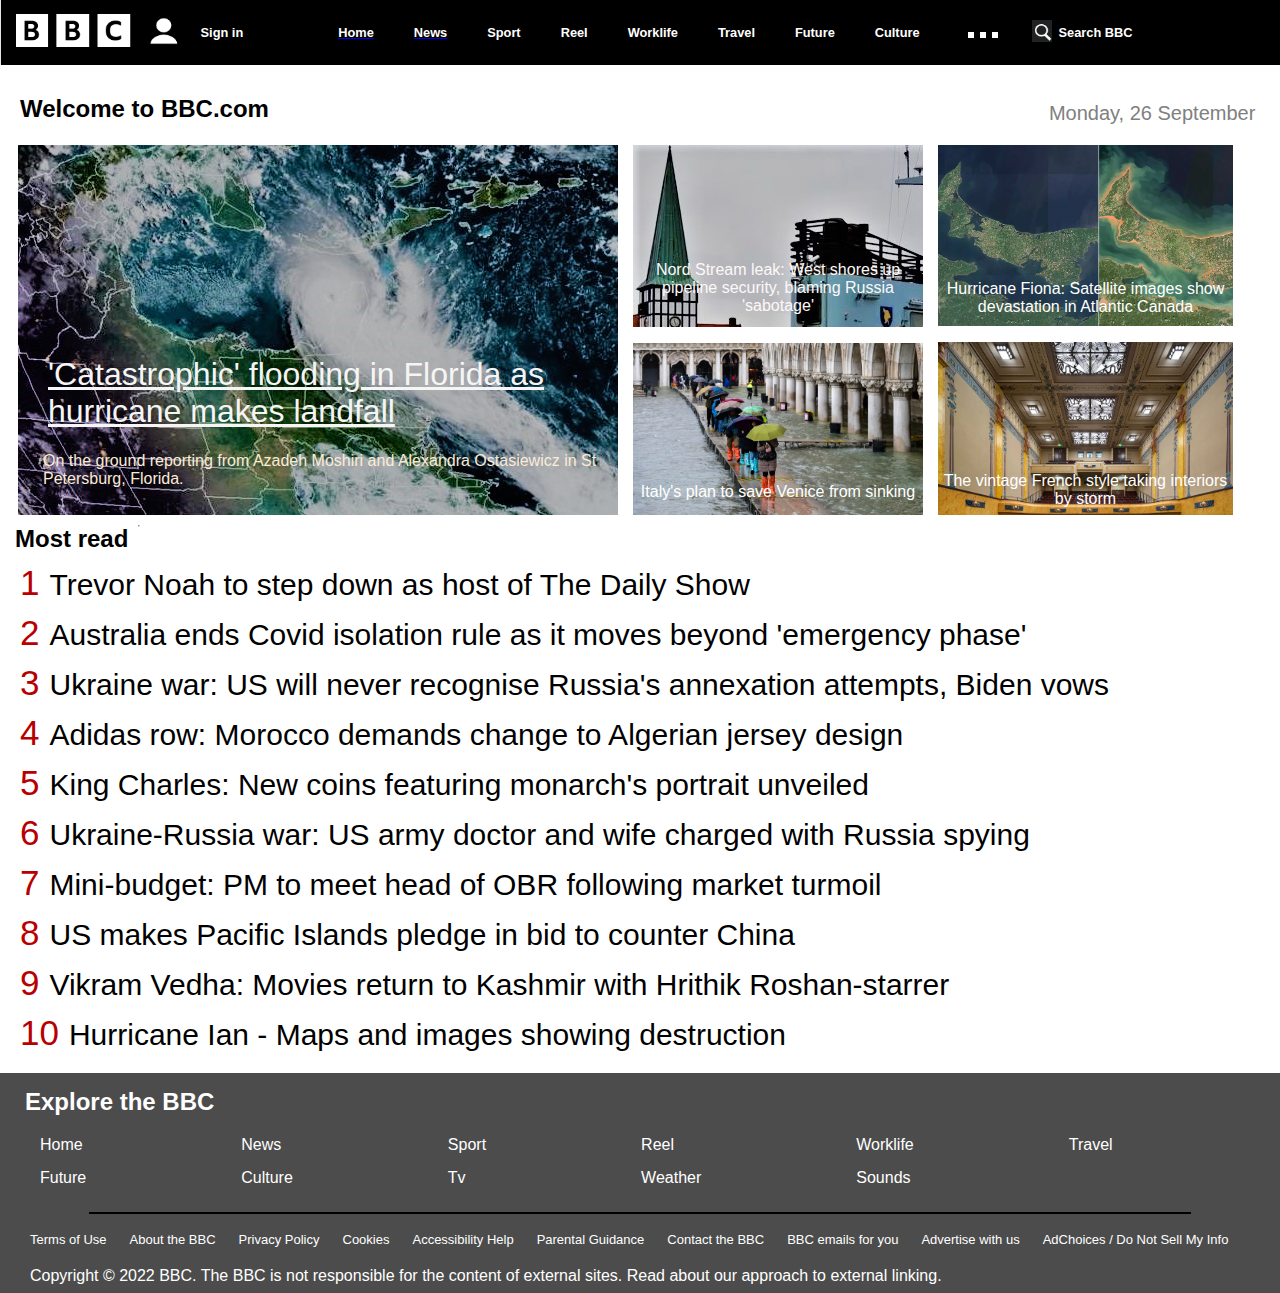
<file: index.html>
<!DOCTYPE html>
<html>
    <head>
        <title>
            BBC NEWS
        </title>
        <meta charset="UTF-8">
        <meta name="viewport" content="width-device-width, initial-scale=1.0">
        <meta http-equiv="X-UA-Compatible" content="ie=edge">
 <link rel="stylesheet" href="style.css">
     

    </head>
    <body>
        
            <div id="header">
                <header>
                <div class="main-nav">
                  <div id="sign-in">
               <img class="logo-img" src="image/bbclogo.png" alt="bbc-logo">
               <img class="signin-logo" src="image/signin-logo.png" alt="profile-logo">
             
          </div>
          <div class="sign-in1"><span>Sign in</span></div>
          <div class="content">
              
               <div class="main-nav-options-item"><a href="index.html"><span class="home">Home</span></a></div>
               <div class="main-nav-options-item"><a href="News.html"><span class="news" >News</span></a></div>
                <div class="main-nav-options-item">Sport</div>
                <div class="main-nav-options-item">Reel</div>
                <div class="main-nav-options-item">Worklife</div>
                <div class="main-nav-options-item">Travel</div>
                <div class="main-nav-options-item">Future</div>
                <div class="main-nav-options-item">Culture</div>
                <div class="main-nav-options-item"><img src="image/more.png" alt="more"></div>
           
            </div>
            <div class="main-nav-search">
            <img class="search-logo" src="image/search-logo.png" alt="search">
               <div class="search-button">Search BBC</div>
              </div>

            </div>
            </header>
            </div>
            <div class="main-container">
                <main>
                <section class="top">
                  
                       <h2><span class="welcome">Welcome to BBC.com</span></h2> 
                       
                        <h3>Monday, 26 September</h3>
                        
                </section>
                <div class="story-1">
                <section class="img-1">
                    <p><h1 class="text-1">'Catastrophic' flooding in Florida as hurricane makes landfall</h1></p>
                   <p class="text-1-1"> On the ground reporting from Azadeh Moshiri and Alexandra Ostasiewicz in St Petersburg, Florida.</p>
                    
                </section>
               <div class="story-2">
                <section class="img-2">
                    <p class="text-2">Nord Stream leak: West shores up pipeline security, blaming Russia 'sabotage'</p>
                </section>
                <section class="img-3">
                    <p class="text-3">Italy's plan to save Venice from sinking</p>
                </section>
               
               </div>
               <div class="story-3">
               
            <section class="img-4">
                <p class="text-4">Hurricane Fiona: Satellite images show devastation in Atlantic Canada</p>
            </section>
            <section class="img-5">
            <p class="text-5">The vintage French style taking interiors by storm</p>
            </section>
            
                </div>
              

           </main>
        </div>
      <!--  <div class="news-10">
            <div class="news-11">NEWS</div>
            <div>
            <div class="news-12">
               <div class="img-6">
              
               </div>
          
              <div>England in Pakistan: Phil Salt stars as tourists level Twenty20 series</div>
            </div>
            </div>
        </div>-->
        
        <div class="headlines">
            <div class="read">Most read</div>
       <div class="hr"><hr></div>
        </div>
        <ol>
            <li class="most-read"><span id="number">1</span><span class="most-read-2">Trevor Noah to step down as host of The Daily Show</span</li>
            <li class="most-read"><soan id="number">2</soan><span class="most-read-2">Australia ends Covid isolation rule as it moves beyond 'emergency phase'</span></li>
            <li class="most-read"><span id="number">3</span><span class="most-read-2">Ukraine war: US will never recognise Russia's annexation attempts, Biden vows</span></li>
            <li class="most-read"><span id="number">4</span><span class="most-read-2">Adidas row: Morocco demands change to Algerian jersey design</span></li>
            <li class="most-read"><span id="number">5</span><span class="most-read-2">King Charles: New coins featuring monarch's portrait unveiled</span></li>
            <li class="most-read"><span id="number">6</span><span class="most-read-2">Ukraine-Russia war: US army doctor and wife charged with Russia spying</span></li>
            <li class="most-read"><span id="number">7</span><span class="most-read-2">Mini-budget: PM to meet head of OBR following market turmoil </span></li>
            <li class="most-read"><span id="number">8</span><span class="most-read-2">US makes Pacific Islands pledge in bid to counter China</span></li>
            <li class="most-read"><span id="number">9</span><span class="most-read-2">Vikram Vedha: Movies return to Kashmir with Hrithik Roshan-starrer</span></li>
            <li class="most-read"><span id="number">10</span><span class="most-read-2">Hurricane Ian - Maps and images showing destruction </span></li>
            </li>
        </ol>

        <footer>
            <div class="footer">
                <div class="explore">Explore the BBC</div>
                <div class="footer-content">
                <div class="contents-1">
                      <div class="padding">Home</div>
                      <div>Future</div>
                </div>
                <div class="contents-2">
                    <div class="padding">News</div>
                    <div>Culture</div>
              </div>
              <div class="contents-3">
                <div class="padding">Sport</div>
                <div>Tv</div>
           </div>
             <div class="contents-4">
              <div class="padding">Reel</div>
            <div>Weather</div>
          </div>
         <div class="contents-5">
           <div class="padding">Worklife</div>
           <div>Sounds</div>
        </div>
      <div class="contents-6">
               <div>Travel</div>
   
                   </div>
                  
            </div>
            <hr class="hr01">
            <div class="terms">
             <div class="terms-2">Terms of Use
             </div>
             <div class="terms-2">About the BBC
             </div>
             <div class="terms-2">Privacy Policy
             </div>
             <div class="terms-2">Cookies
             </div>
             <div class="terms-2">Accessibility Help
             </div>
             <div class="terms-2">Parental Guidance
             </div>
             <div class="terms-2">Contact the BBC
             </div>
             <div class="terms-2">BBC emails for you
             </div>
             <div class="terms-2">Advertise with us
             </div>
             <div class="terms-2">AdChoices / Do Not Sell My Info</div>
            </div>
            <div class="copy">Copyright © 2022 BBC. The BBC is not responsible for the content of external sites. Read about our approach to external linking.</div>
       </div>
            </div>
        </footer>
    </body>
</html>
</file>
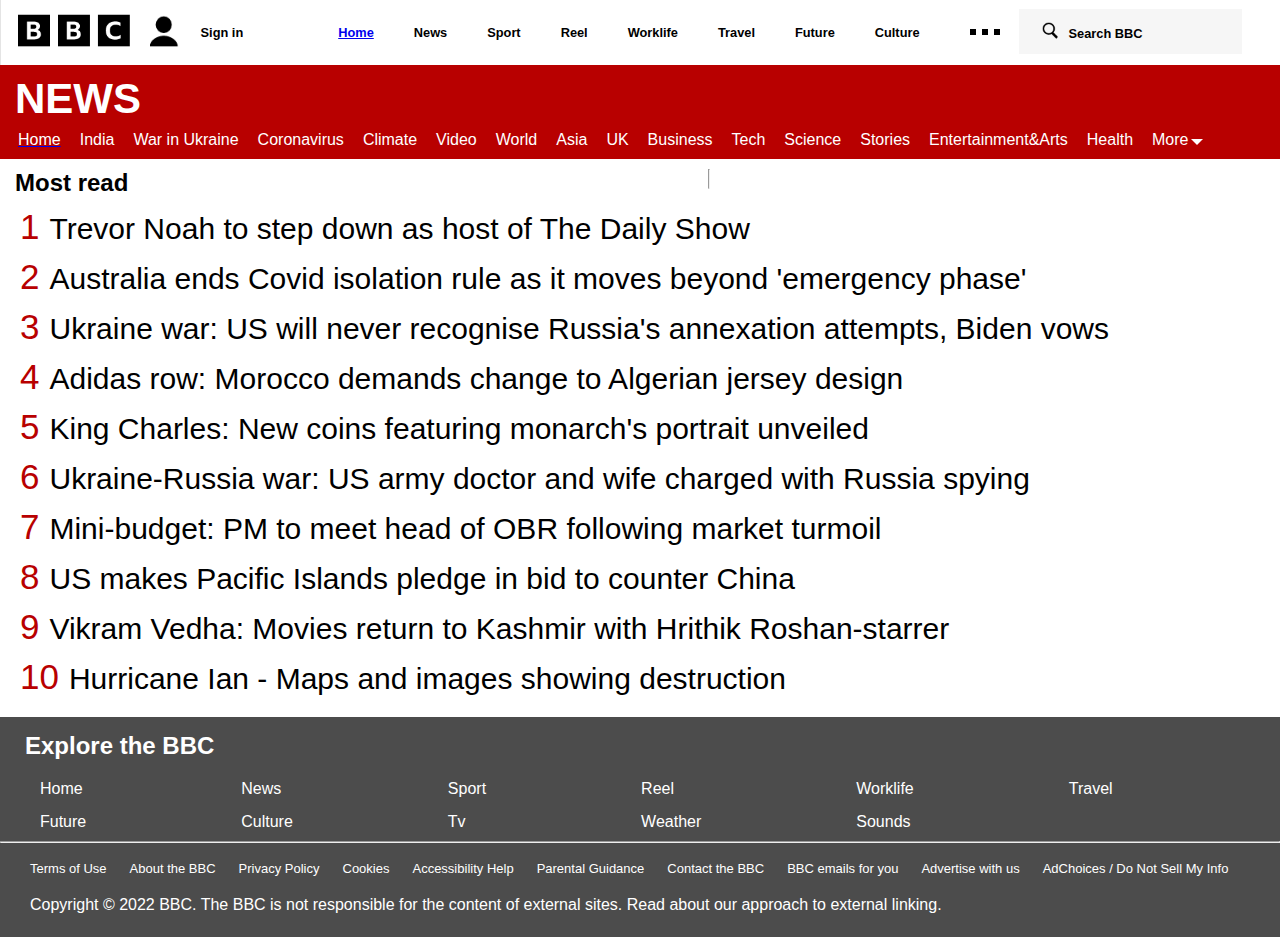
<file: News.html>
<!DOCTYPE html>
<html>
    <head>
        <title>
            BBC NEWS
        </title>
        <meta charset="UTF-8">
        <meta name="viewport" content="width-device-width, initial-scale=1.0">
        <meta http-equiv="X-UA-Compatible" content="ie=edge">
 <link rel="stylesheet" href="news-style.css">
     

    </head>
    <body>
        
        <div id="header">
            <header>
            <div class="main-nav">
              <div id="sign-in">
           <img class="logo-img" src="image\bbc-logo-2.png" alt="bbc-logo">
           <img class="signin-logo" src="image\signin-logo-2.png" alt="profile-logo">
         
      </div>
      <div class="sign-in1"><span>Sign in</span></div>
      <div class="content">
          
           <div class="main-nav-options-item"><a href="index.html"><span>Home</span></a></div>
           <div class="main-nav-options-item">News</div>
            <div class="main-nav-options-item">Sport</div>
            <div class="main-nav-options-item">Reel</div>
            <div class="main-nav-options-item">Worklife</div>
            <div class="main-nav-options-item">Travel</div>
            <div class="main-nav-options-item">Future</div>
            <div class="main-nav-options-item">Culture</div>
            <div class="main-nav-options-item"><img src="image\more-2.png" alt="more"></div>
       
        </div>
        <div class="main-nav-search">
        <img class="search-logo" src="image\search-logo-3.png" alt="search">
           <div class="search-button">Search BBC</div>
          </div>

        </div>
        </header>
        </div>
        
            <div class="main-container">
                <div class="main-container-2">
            <span class="news-1">NEWS</span>
            </div>
          
            <div id="content-2">
                <div class="main-nav-options"><a href="index.html"><span class="home-2">Home</span></a></div>
           <div class="main-nav-options">India</div>
            <div class="main-nav-options">War in Ukraine</div>
            <div class="main-nav-options">Coronavirus</div>
            <div class="main-nav-options">Climate</div>
            <div class="main-nav-options">Video</div>
            <div class="main-nav-options">World</div>
            <div class="main-nav-options">Asia</div>
            <div class="main-nav-options">UK</div>
            <div class="main-nav-options">Business</div>
            <div class="main-nav-options">Tech</div>
            <div class="main-nav-options">Science</div>
            <div class="main-nav-options">Stories</div>
            <div class="main-nav-options">Entertainment&Arts</div>
            <div class="main-nav-options">Health</div>
            <div class="main-nav-options-2">
                <div class="more-2">More</div>
                <div clas="more-3">
            <img src="image\more-3.png" alt="more">
            </div>
        </div>
        </div>
         </div> 
        

        <main>
        
            <div class="headlines">
                <div class="read">Most read</div>
                <hr>
            </div>
            <ol>
                <li class="most-read"><span id="number">1</span><span class="most-read-2">Trevor Noah to step down as host of The Daily Show</span</li>
                <li class="most-read"><soan id="number">2</soan><span class="most-read-2">Australia ends Covid isolation rule as it moves beyond 'emergency phase'</span></li>
                <li class="most-read"><span id="number">3</span><span class="most-read-2">Ukraine war: US will never recognise Russia's annexation attempts, Biden vows</span></li>
                <li class="most-read"><span id="number">4</span><span class="most-read-2">Adidas row: Morocco demands change to Algerian jersey design</span></li>
                <li class="most-read"><span id="number">5</span><span class="most-read-2">King Charles: New coins featuring monarch's portrait unveiled</span></li>
                <li class="most-read"><span id="number">6</span><span class="most-read-2">Ukraine-Russia war: US army doctor and wife charged with Russia spying</span></li>
                <li class="most-read"><span id="number">7</span><span class="most-read-2">Mini-budget: PM to meet head of OBR following market turmoil </span></li>
                <li class="most-read"><span id="number">8</span><span class="most-read-2">US makes Pacific Islands pledge in bid to counter China</span></li>
                <li class="most-read"><span id="number">9</span><span class="most-read-2">Vikram Vedha: Movies return to Kashmir with Hrithik Roshan-starrer</span></li>
                <li class="most-read"><span id="number">10</span><span class="most-read-2">Hurricane Ian - Maps and images showing destruction </span></li>
                </li>
            </ol>
         
        </main>
            
        <footer>
            <div class="footer">
                <div class="explore">Explore the BBC</div>
                <div class="footer-content">
                <div class="contents-1">
                      <div class="padding">Home</div>
                      <div>Future</div>
                </div>
                <div class="contents-2">
                    <div class="padding">News</div>
                    <div>Culture</div>
              </div>
              <div class="contents-3">
                <div class="padding">Sport</div>
                <div>Tv</div>
           </div>
             <div class="contents-4">
              <div class="padding">Reel</div>
            <div>Weather</div>
          </div>
         <div class="contents-5">
           <div class="padding">Worklife</div>
           <div>Sounds</div>
        </div>
      <div class="contents-6">
               <div>Travel</div>
   
                   </div>
                  
            </div>
            <hr class="hr-1">
            <div class="terms">
             <div class="terms-2">Terms of Use
             </div>
             <div class="terms-2">About the BBC
             </div>
             <div class="terms-2">Privacy Policy
             </div>
             <div class="terms-2">Cookies
             </div>
             <div class="terms-2">Accessibility Help
             </div>
             <div class="terms-2">Parental Guidance
             </div>
             <div class="terms-2">Contact the BBC
             </div>
             <div class="terms-2">BBC emails for you
             </div>
             <div class="terms-2">Advertise with us
             </div>
             <div class="terms-2">AdChoices / Do Not Sell My Info</div>
            </div>
            <div class="copy">Copyright © 2022 BBC. The BBC is not responsible for the content of external sites. Read about our approach to external linking.</div>
       </div>
            </div>
        </footer>
       
</body>
</html>
</file>
<file: style.css>
body {
    font-family:  ReithSans, Arial, Helvetica, freesans, sans-serif;
    margin: 0;

  }

  
  .main-nav{
    display: flex;
    
    font-weight: bold;
    font-size: 0.8em;
    height: 65px;
    background-color:black;
  }
   
  
  .logo-img{
    width: 115px;
    height: 33px;
   
  }
   
  
  div#sign-in {
 
    padding: 14px 22px 0px 15px;
    border-left: solid 1px #E4E4E4;
    color:white;
   
  }
 

   
  .signin-logo{
     height: 32px;
     width: 29px;
   
     padding-left: 15px;
  
    
  }
  .sign-in1{
    color: white;
    padding-top: 25px;
   
  }
  .content{
    display: flex;
    color: white;
    padding-left: 55px;
    padding-top: 25px;
  
}
 .main-nav-options-item{
         padding-left: 40px;
 }
 .home{
  color: white;
 }
 .news{
  color: white;
 }
 
  .main-nav-search{
    display: flex;
    padding-left: 25px;
    color: white;
  
  }
  .search-logo{
    padding-top: 20px;
    height: 22px;
    width:20px;
  }
  .search-button{
    padding-left: 7px;
    padding-top: 25px;
  }

  .top{
    margin-left: 5px;
    margin-right: 5px;
    padding-top: 10px;
    background-color: white;
    height: 70px;
    width: 1258px;
    display: flex;
  
  }
  .welcome{
    text-align: left;
    padding-left: 15px;
    font-weight: 600;

  }

 h3{
   padding-top:7px;
   padding-left: 780px;
   color: grey;
   font-size: 20px;
   font-weight:100;
 }
  .story-1{
    padding-left: 18px;
    
    display: flex;
  
    gap: 0px 15px;

 }
.img-1{
  
  background-size: cover;
  background-repeat: no-repeat;
  
  height: 370px;
  width: 600px;
  background: url(image/image-7.jpg);
 
  
  
}
.img-1:hover{
  opacity: .89;
}
.text-1{
  margin-left: 20px;
   padding-top: 190px;
   padding-left: 10px;
   font-size: xx-large;
   font-weight: 100;
   text-decoration:underline;
   color: whitesmoke;
}
.text-1-1{

padding-left: 25px;
color: antiquewhite;
}
.story-2{
  color: white;
}
.img-2{
  background-size: cover;
  background-repeat: no-repeat;
  height: 172px;
  width: 290px;
  padding-top: 10px;
  background: url(image/image-11.jpg);
}

.img-3{
  background: url(image/image-12.webp);
  background-size: cover;
  background-repeat: no-repeat;
  height: 172px;
  width: 290px;
 
}

.text-2{
  padding-top: 90px;
  color: rgb(253, 248, 248);
  text-align:center;
}
.text-3{
  color: white;
  text-align: center;
  padding-top: 140px;
}

.story-3{
 
  color: white;
  
}

.img-4{
  background:url(image/image-13.png);
  background-size: cover;
  background-repeat: no-repeat;
  height: 172px;
  width: 295px;
 
 padding-top: 9px;
}
.img-5{
  background:url(image/image-15.webp);
  background-size: cover;
  background-repeat: no-repeat;
  height: 173px;
  width: 295px;
 
}

.text-4{
  text-align: center;
  padding-top: 110px;
}
.text-5{
  text-align: center;
  padding-top: 130px;
}
.news-10{
  height: 400px;
  width: 100%;
  margin-top: 15px;
}
.news-11{
  padding-left: 16px;
}
.news-12{
  
}
.img-6{
  background: url(image/image-16.jpg);
  background-size: cover;
  background-repeat: no-repeat;
  height: 200px;
  width: 300px;

}
.headlines{
   
   
  display: flex;
}

.read{
  padding-left: 15px;
  font-size: x-large;
  font-weight: 600;
  padding-right: 10px;
  margin-top: 10px;
}

.hr01{
   margin-top: 25px;
  border: 1.5px solid black;
  width: 1100px;
  
}
ol{
  display: table-row;

  
}
.most-read{
    font-size: 30px;
    font-weight: 200;
    padding-left: 20px;
   
    margin-top: 10px;
}
.most-read-2:hover{
  color: #B80000;
  text-decoration: underline;
}
#number{
  font-size: 35px;
  color: #B80000;
  text-transform:none ;
  padding-right: 10px;
}
#number:hover{
    text-decoration: none;
}


.footer{
  margin-top: 20px;
  background-color: #4C4C4C;
  width: 100%;
  height:220px;
  color: white;
}

.explore{
  font-size: x-large;
  font-weight: 700;
  padding-left: 25px;
  padding-top: 15px;
}

.footer-content{
  display: flex;
  padding-left: 25px;
}

.contents-1{
  display:table-row;
  padding-top: 20px;
  padding-left: 15px;
  padding-right: 140px;
}

.contents-2{
  display:table-row;
  padding-top: 20px;
  padding-left: 15px;
  padding-right: 140px;
}

.contents-3{
  display:table-row;
  padding-top: 20px;
  padding-left: 15px;
  padding-right: 140px;
}

.contents-4{
  display:table-row;
  padding-top: 20px;
  padding-left: 15px;
  padding-right: 140px;
}


.contents-5{
  display:table-row;
  padding-top: 20px;
  padding-left: 15px;
  padding-right: 140px;
}

.contents-6{
  display:table-row;
  padding-top: 20px;
  padding-left: 15px;
  padding-right: 140px;
}

.padding{
  padding-bottom: 15px;
 
}
hr{
  margin-top: 10px;
}
.terms{
  display: flex;
  padding-top: 10px;
  padding-left: 12px;
}

.terms-2{
  padding-left: 18px;
  padding-right: 5px;
  font-size: small;
}

.copy{
  padding-top: 20px;
  padding-left: 30px;
}
</file>
<file: news-style.css>
body {
    font-family:  ReithSans, Arial, Helvetica, freesans, sans-serif;
    margin: 0;

  }

  
  .main-nav{
    display: flex;
    
    font-weight: bold;
    font-size: 0.8em;
    height: 65px;
    background-color:white;
  }
   
  
  .logo-img{
    width: 115px;
    height: 33px;
   
  }
   
  
  div#sign-in {
 
    padding: 14px 22px 0px 15px;
    border-left: solid 1px #E4E4E4;
   
   
  }
 

   
  .signin-logo{
     height: 32px;
     width: 29px;
   
     padding-left: 15px;
  
    
  }
  .sign-in1{
  
    padding-top: 25px;
   
  }
  .content{
    display: flex;

    padding-left: 55px;
    padding-top: 25px;
  
}
 .main-nav-options-item{
         padding-left: 40px;
      
 }
 
 
  .main-nav-search{
    margin-left: 10px;
    display: flex;
    margin-top: 9px;
    padding-left: 23px;
    background-color: #F6F6F6;
   width: 200px;
   height: 45px;
  
  }
  .search-logo{
    padding-top: 11px;
    height: 22px;
    width:20px;
  }
  .search-button{
    padding-left: 7px;
    padding-top: 17px;
  }

  .main-container{
    background-color:#B80000;
  }
  .main-container-2{
    color: white;
    height:56px;
    width: 100%;
    margin: 0;
    padding-top: 10px;
    
  }

  .news-1{
    font-family: 'Lato', sans-serif;
    font-size: 42px;
    font-weight:550;
    padding-left: 15px;
    
  }

  .home-2{
    color: white;
  }
#content-2{
  display: flex;
  color: white;

}
.main-nav-options{
padding-left: 18px;
padding-right: 1px;
padding-bottom: 10px;

}
.main-nav-options-2{

  display: flex;
  
  }
  .more-2{
    padding-left: 18px;
    padding-right: 1px;
    
  }
  
  .headlines{
   
   
    display: flex;
  }

  .read{
    padding-left: 15px;
    font-size: x-large;
    font-weight: 600;
    padding-right: 10px;
    margin-top: 10px;
  }


  ol{
    display: table-row;
 
    
  }
  .most-read{
      font-size: 30px;
      font-weight: 200;
      padding-left: 20px;
     
      margin-top: 10px;
  }
  .most-read-2:hover{
    color: #B80000;
    text-decoration: underline;
  }
  #number{
    font-size: 35px;
    color: #B80000;
    text-transform:none ;
    padding-right: 10px;
  }
  #number:hover{
      text-decoration: none;
  }
  .footer{
    margin-top: 20px;
    background-color: #4C4C4C;
    width: 100%;
    height:220px;
    color: white;
  }
  
  .explore{
    font-size: x-large;
    font-weight: 700;
    padding-left: 25px;
    padding-top: 15px;
  }
  
  .footer-content{
    display: flex;
    padding-left: 25px;
  }
  
  .contents-1{
    display:table-row;
    padding-top: 20px;
    padding-left: 15px;
    padding-right: 140px;
  }
  
  .contents-2{
    display:table-row;
    padding-top: 20px;
    padding-left: 15px;
    padding-right: 140px;
  }
  
  .contents-3{
    display:table-row;
    padding-top: 20px;
    padding-left: 15px;
    padding-right: 140px;
  }
  
  .contents-4{
    display:table-row;
    padding-top: 20px;
    padding-left: 15px;
    padding-right: 140px;
  }
  
  
  .contents-5{
    display:table-row;
    padding-top: 20px;
    padding-left: 15px;
    padding-right: 140px;
  }
  
  .contents-6{
    display:table-row;
    padding-top: 20px;
    padding-left: 15px;
    padding-right: 140px;
  }
  
  .padding{
    padding-bottom: 15px;
   
  }
  hr{
    margin-top: 10px;
  }
  .terms{
    display: flex;
    padding-top: 10px;
    padding-left: 12px;
  }
  
  .terms-2{
    padding-left: 18px;
    padding-right: 5px;
    font-size: small;
  }
  
  .copy{
    padding-top: 20px;
    padding-left: 30px;
  }
</file>
